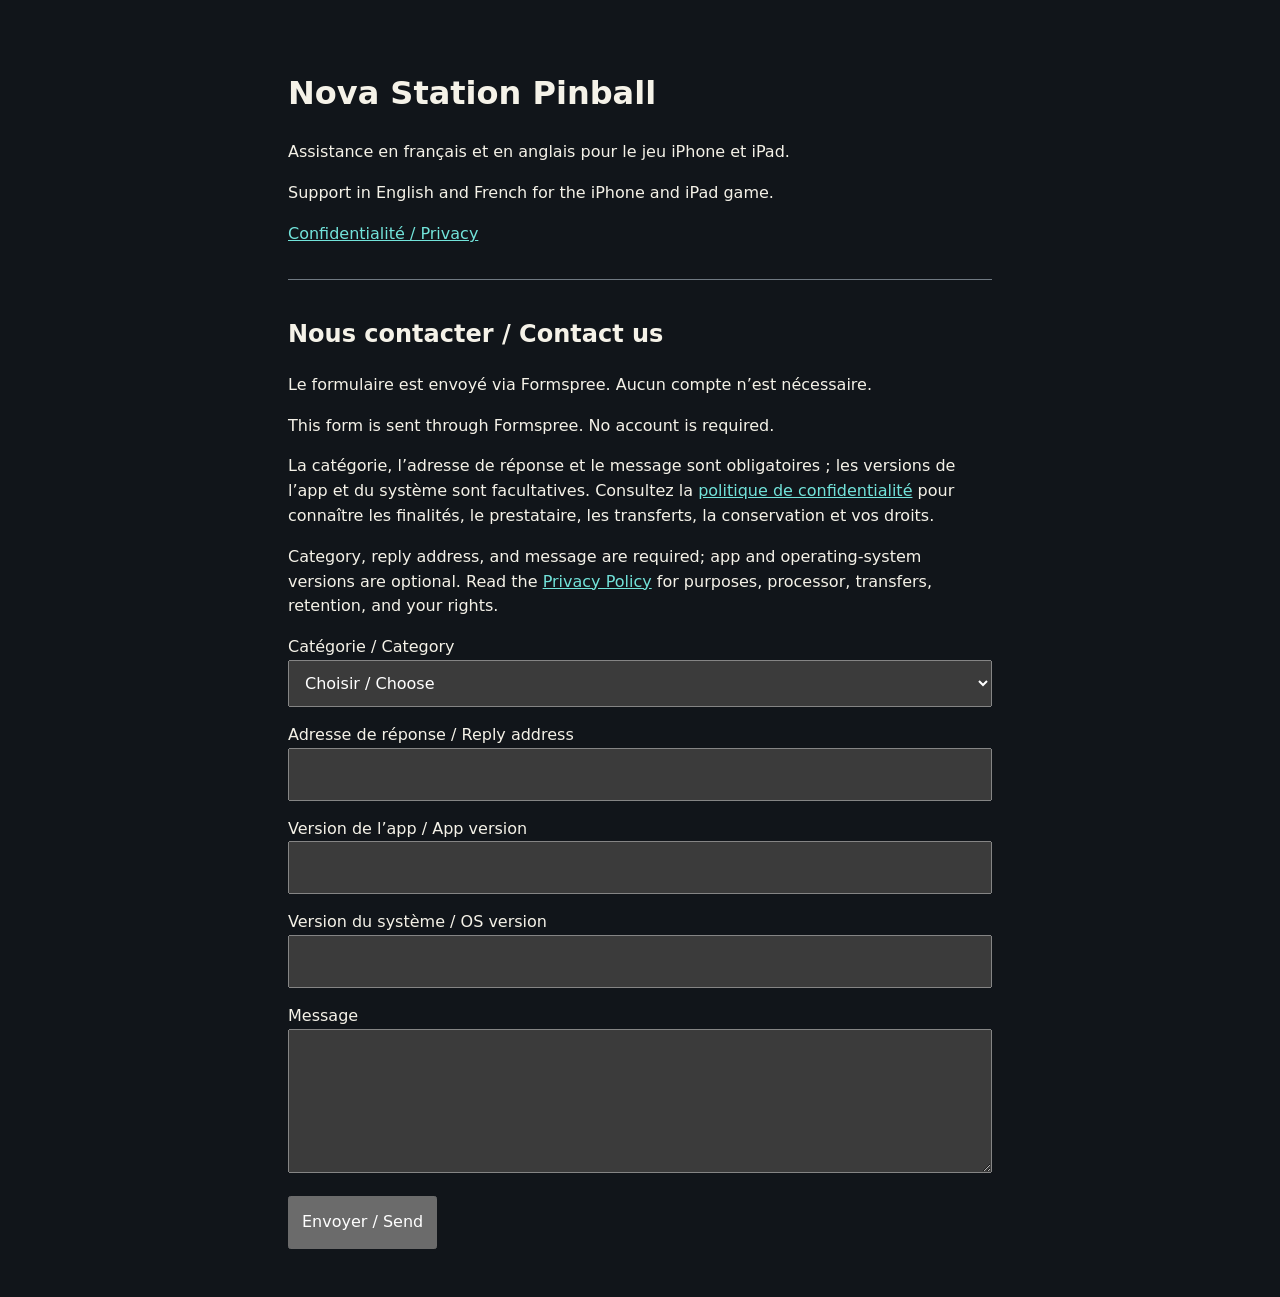
<file: docs/index.html>
<!doctype html>
<html lang="fr">
  <head>
    <meta charset="utf-8">
    <meta name="viewport" content="width=device-width, initial-scale=1">
    <title>Nova Station Pinball — Support</title>
    <style>
      :root { color-scheme: dark; font-family: system-ui, sans-serif; }
      body { margin: 0; background: #11151a; color: #f5f2e8; line-height: 1.55; }
      main { width: min(44rem, calc(100% - 2rem)); margin: 0 auto; padding: 3rem 0; }
      section { margin-top: 2rem; padding-top: 1rem; border-top: 1px solid #707982; }
      label { display: block; margin: 1rem 0; }
      input, select, textarea, button { box-sizing: border-box; width: 100%; padding: .75rem; font: inherit; }
      textarea { min-height: 9rem; }
      button { width: auto; cursor: pointer; }
      .honeypot { position: absolute; left: -10000px; }
      a { color: #72e3da; }
    </style>
  </head>
  <body>
    <main>
      <h1>Nova Station Pinball</h1>
      <p>Assistance en français et en anglais pour le jeu iPhone et iPad.</p>
      <p lang="en">Support in English and French for the iPhone and iPad game.</p>
      <p><a href="./privacy.html">Confidentialité / Privacy</a></p>
      <section id="contact" aria-labelledby="contact-title">
        <h2 id="contact-title">Nous contacter / Contact us</h2>
        <p>Le formulaire est envoyé via Formspree. Aucun compte n’est nécessaire.</p>
        <p lang="en">This form is sent through Formspree. No account is required.</p>
        <p>La catégorie, l’adresse de réponse et le message sont obligatoires ;
        les versions de l’app et du système sont facultatives. Consultez la
        <a href="./privacy.html">politique de confidentialité</a> pour connaître
        les finalités, le prestataire, les transferts, la conservation et vos droits.</p>
        <p lang="en">Category, reply address, and message are required; app and
        operating-system versions are optional. Read the
        <a href="./privacy.html">Privacy Policy</a> for purposes, processor,
        transfers, retention, and your rights.</p>
        <form action="https://formspree.io/f/mykqbyyw" method="post">
          <input type="hidden" name="app" value="Nova Station Pinball">
          <input type="hidden" name="_subject" value="Nova Station Pinball support">
          <label class="honeypot">Ne pas remplir / Leave empty <input type="text" name="_gotcha" tabindex="-1" autocomplete="off"></label>
          <label>Catégorie / Category
            <select name="category" required>
              <option value="">Choisir / Choose</option>
              <option value="gameplay">Jeu / Gameplay</option>
              <option value="accessibility">Accessibilité / Accessibility</option>
              <option value="purchase">Achat / Purchase</option>
              <option value="privacy">Confidentialité / Privacy</option>
              <option value="other">Autre / Other</option>
            </select>
          </label>
          <label>Adresse de réponse / Reply address <input type="email" name="email" autocomplete="email" required></label>
          <label>Version de l’app / App version <input name="app_version"></label>
          <label>Version du système / OS version <input name="os_version"></label>
          <label>Message <textarea name="message" required></textarea></label>
          <button type="submit">Envoyer / Send</button>
        </form>
      </section>
    </main>
  </body>
</html>
</file>
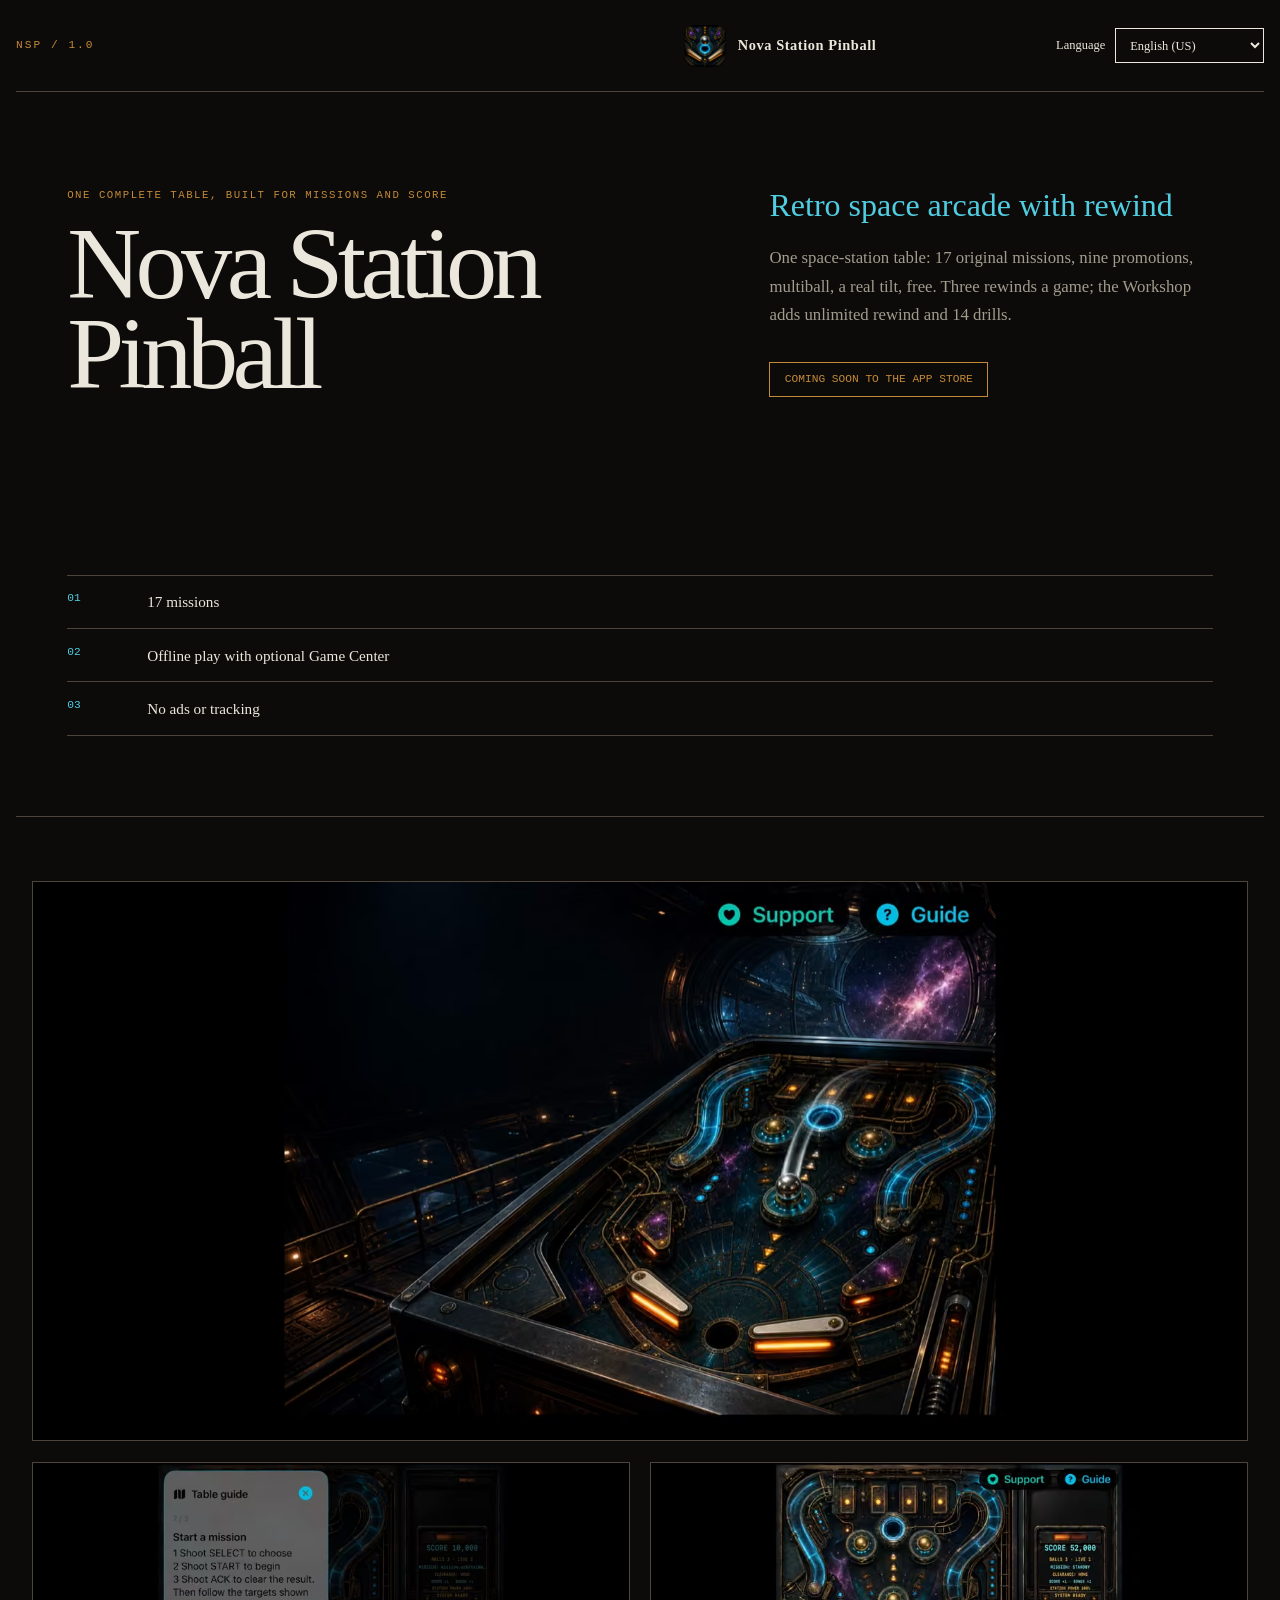
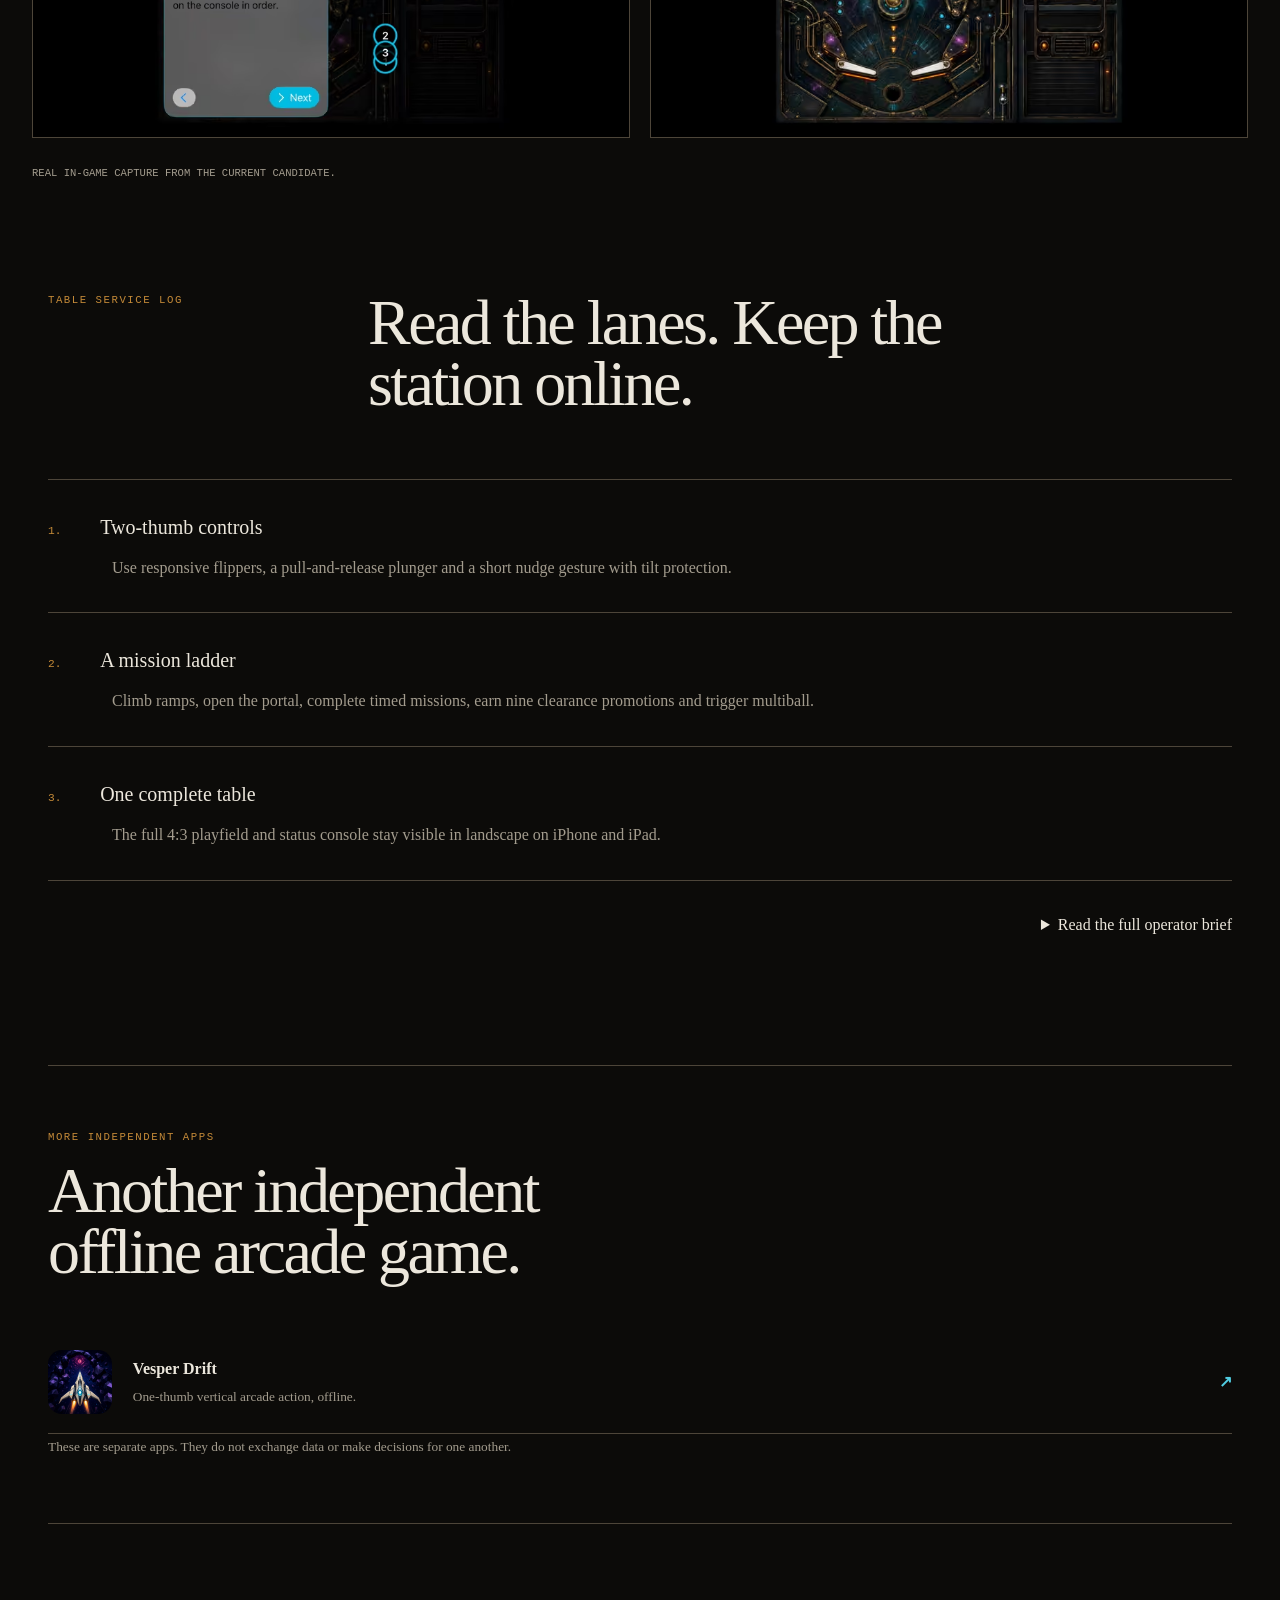
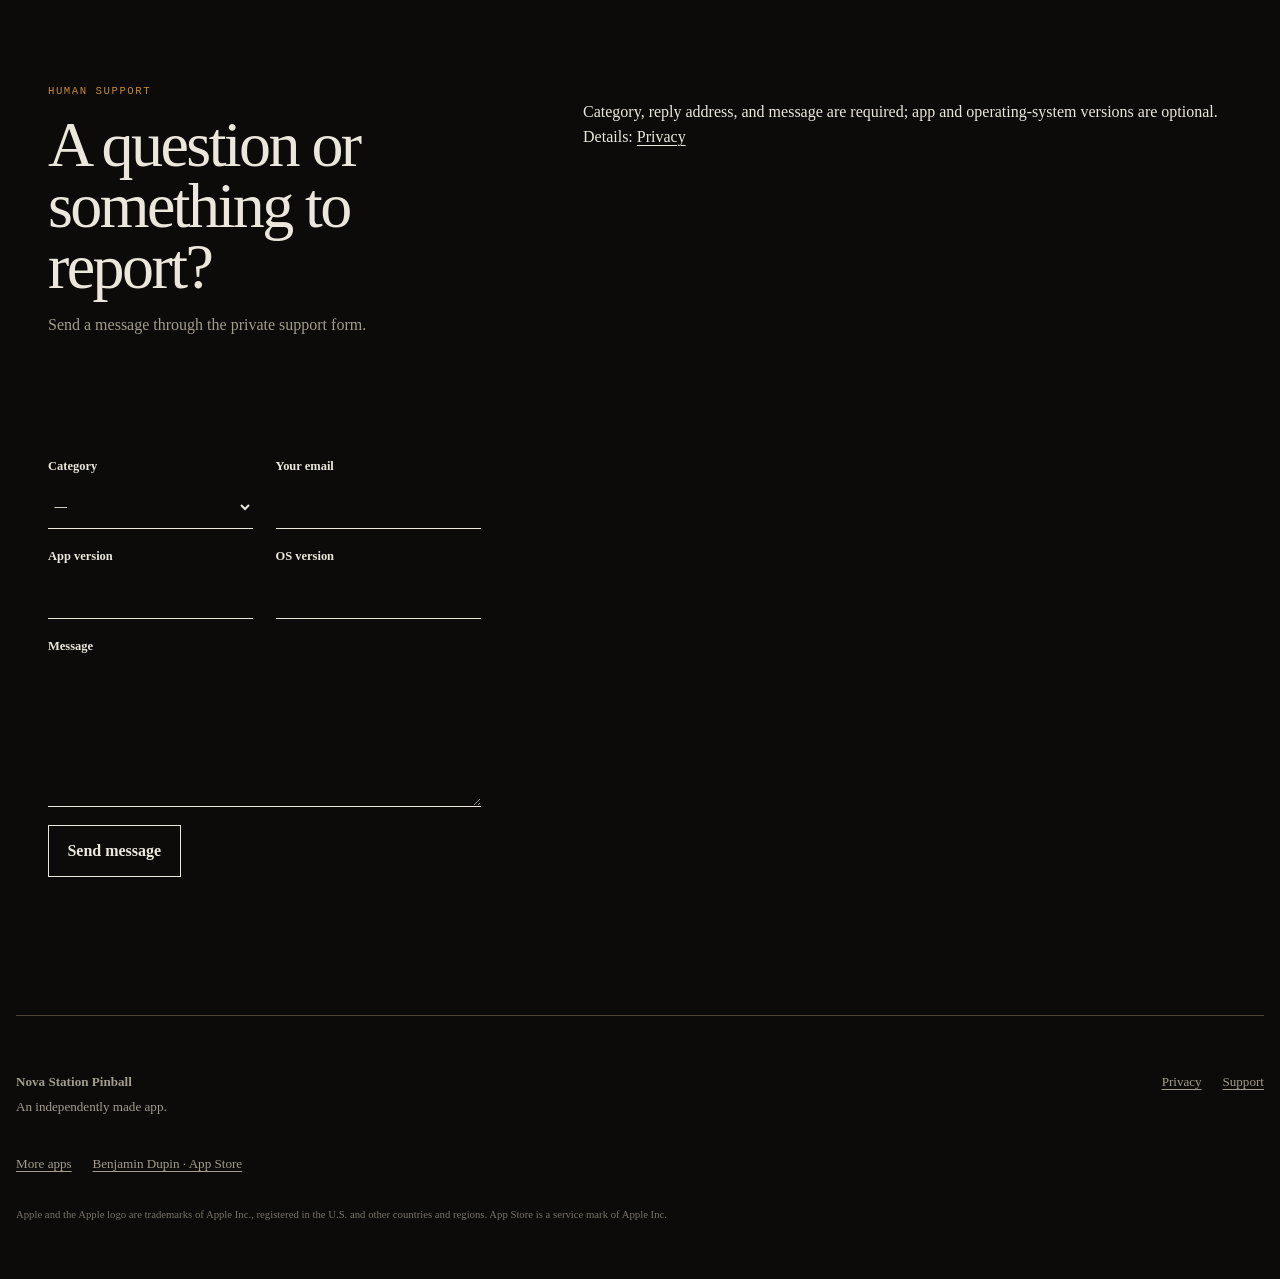
<file: site/index.html>
<!doctype html>
<html lang="en-US" dir="ltr" data-template-id="nova-machine-room-v1">
<head>
  <meta charset="utf-8">
  <meta name="viewport" content="width=device-width, initial-scale=1">
  <title>Nova Station Pinball — Retro space arcade with rewind</title>
  <meta name="description" content="One space-station table: 17 original missions, nine promotions, multiball, a real tilt, free. Three rewinds a game; the Workshop adds unlimited rewind and…">
  <meta name="theme-color" content="#FFC64C">
  <meta name="robots" content="index,follow,max-image-preview:large">
  <meta name="site-source-digest" content="8b519af05d6dafd3bb1398e31b514c1081a92ce31c4f76ff28c7d46640a3b412">
  <link rel="canonical" href="https://bnjdpn.github.io/NovaStationPinball/">
  <link rel="alternate" hreflang="en-US" href="https://bnjdpn.github.io/NovaStationPinball/"><link rel="alternate" hreflang="fr-FR" href="https://bnjdpn.github.io/NovaStationPinball/fr-FR/"><link rel="alternate" hreflang="en" href="https://bnjdpn.github.io/NovaStationPinball/"><link rel="alternate" hreflang="fr" href="https://bnjdpn.github.io/NovaStationPinball/fr-FR/">
  <link rel="alternate" hreflang="x-default" href="https://bnjdpn.github.io/NovaStationPinball/">
  <link rel="icon" href="assets/app-icon.png">
  <link rel="manifest" href="site.webmanifest">

  <link rel="stylesheet" href="assets/base.css">
  <link rel="stylesheet" href="assets/theme.css">
  <script type="application/ld+json">{"@context":"https://schema.org","@graph":[{"@type":"Person","@id":"https://bnjdpn.github.io/#benjamin-dupin","name":"Benjamin Dupin","url":"https://bnjdpn.github.io/","sameAs":["https://apps.apple.com/fr/developer/benjamin-dupin/id1871474236"]},{"@type":"WebSite","@id":"https://bnjdpn.github.io/NovaStationPinball/#website","url":"https://bnjdpn.github.io/NovaStationPinball/","name":"Nova Station Pinball","publisher":{"@id":"https://bnjdpn.github.io/#benjamin-dupin"}},{"@type":"SoftwareApplication","name":"Nova Station Pinball","description":"One space-station table: 17 original missions, nine promotions, multiball, a real tilt, free. Three rewinds a game; the Workshop adds unlimited rewind and…","url":"https://bnjdpn.github.io/NovaStationPinball/","image":"https://bnjdpn.github.io/NovaStationPinball/assets/shots/en-US/01-2868.webp","operatingSystem":"iOS","applicationCategory":"GameApplication","softwareVersion":"1.0","@id":"https://bnjdpn.github.io/NovaStationPinball/#software","author":{"@id":"https://bnjdpn.github.io/#benjamin-dupin"},"publisher":{"@id":"https://bnjdpn.github.io/#benjamin-dupin"},"inLanguage":"en-US"},{"@type":"WebPage","@id":"https://bnjdpn.github.io/NovaStationPinball/#webpage","url":"https://bnjdpn.github.io/NovaStationPinball/","name":"Nova Station Pinball — Retro space arcade with rewind","description":"One space-station table: 17 original missions, nine promotions, multiball, a real tilt, free. Three rewinds a game; the Workshop adds unlimited rewind and…","inLanguage":"en-US","isPartOf":{"@id":"https://bnjdpn.github.io/NovaStationPinball/#website"},"about":{"@id":"https://bnjdpn.github.io/NovaStationPinball/#software"},"author":{"@id":"https://bnjdpn.github.io/#benjamin-dupin"}}]}</script>
  <meta name="author" content="Benjamin Dupin">
  <link rel="author" href="https://apps.apple.com/fr/developer/benjamin-dupin/id1871474236">
  <meta property="og:type" content="website">
  <meta property="og:site_name" content="Nova Station Pinball">
  <meta property="og:locale" content="en_US">
  <meta property="og:locale:alternate" content="fr_FR">
  <meta property="og:title" content="Nova Station Pinball — Retro space arcade with rewind">
  <meta property="og:description" content="One space-station table: 17 original missions, nine promotions, multiball, a real tilt, free. Three rewinds a game; the Workshop adds unlimited rewind and…">
  <meta property="og:url" content="https://bnjdpn.github.io/NovaStationPinball/">
  <meta property="og:image" content="https://bnjdpn.github.io/NovaStationPinball/assets/social-card.jpg">
  <meta property="og:image:secure_url" content="https://bnjdpn.github.io/NovaStationPinball/assets/social-card.jpg">
  <meta property="og:image:type" content="image/jpeg">
  <meta property="og:image:width" content="1200">
  <meta property="og:image:height" content="630">
  <meta property="og:image:alt" content="Nova Station Pinball table in play, real in-game capture.">
  <meta name="twitter:card" content="summary_large_image">
  <meta name="twitter:title" content="Nova Station Pinball — Retro space arcade with rewind">
  <meta name="twitter:description" content="One space-station table: 17 original missions, nine promotions, multiball, a real tilt, free. Three rewinds a game; the Workshop adds unlimited rewind and…">
  <meta name="twitter:image" content="https://bnjdpn.github.io/NovaStationPinball/assets/social-card.jpg">
  <meta name="twitter:image:alt" content="Nova Station Pinball table in play, real in-game capture.">
</head>
<body>
  <a class="skip-link" href="#main">Skip to content</a>
  <header class="station-head">
    <p class="station-code">NSP / 1.0</p>
    <a class="brand" href="https://bnjdpn.github.io/NovaStationPinball/"><img src="assets/app-icon.png" width="42" height="42" alt=""><span>Nova Station Pinball</span></a>
    <label class="language-picker"><span>Language</span><select data-language-picker><option value="https://bnjdpn.github.io/NovaStationPinball/" selected>English (US)</option><option value="https://bnjdpn.github.io/NovaStationPinball/fr-FR/">Français (France)</option></select></label>
  </header>

  <main id="main" class="station-log">
    <section class="mission-sheet" aria-labelledby="hero-title">
      <div class="mission-title">
        <p class="eyebrow">One complete table, built for missions and score</p>
        <h1 id="hero-title">Nova Station Pinball</h1>
      </div>
      <div class="mission-brief">
        <p class="subtitle">Retro space arcade with rewind</p>
        <p class="hero-pitch">One space-station table: 17 original missions, nine promotions, multiball, a real tilt, free. Three rewinds a game; the Workshop adds unlimited rewind and 14 drills.</p>
        <p class="release-signal">Coming soon to the App Store</p>
      </div>
      <dl class="table-spec">
        <div><dt>01</dt><dd>17 missions</dd></div><div><dt>02</dt><dd>Offline play with optional Game Center</dd></div><div><dt>03</dt><dd>No ads or tracking</dd></div>
      </dl>
    </section>

    <div class="machine-bay">
      <figure class="table-plate table-plate--lead"><picture><source type="image/avif" srcset="assets/shots/en-US/01-860.avif 860w, assets/shots/en-US/01-1720.avif 1720w, assets/shots/en-US/01-2868.avif 2868w" sizes="(max-width: 1440px) 100vw, 94vw"><img src="assets/shots/en-US/01-2868.webp" srcset="assets/shots/en-US/01-860.webp 860w, assets/shots/en-US/01-1720.webp 1720w, assets/shots/en-US/01-2868.webp 2868w" sizes="(max-width: 1440px) 100vw, 94vw" width="2868" height="1320" alt="Nova Station Pinball — Product preview 1" decoding="async" fetchpriority="high"></picture></figure><figure class="table-plate"><picture><source type="image/avif" srcset="assets/shots/en-US/02-860.avif 860w, assets/shots/en-US/02-1720.avif 1720w, assets/shots/en-US/02-2868.avif 2868w" sizes="(max-width: 900px) 97vw, 738px"><img src="assets/shots/en-US/02-2868.webp" srcset="assets/shots/en-US/02-860.webp 860w, assets/shots/en-US/02-1720.webp 1720w, assets/shots/en-US/02-2868.webp 2868w" sizes="(max-width: 900px) 97vw, 738px" width="2868" height="1320" alt="Nova Station Pinball — Product preview 2" decoding="async" loading="lazy"></picture></figure><figure class="table-plate"><picture><source type="image/avif" srcset="assets/shots/en-US/03-860.avif 860w, assets/shots/en-US/03-1720.avif 1720w, assets/shots/en-US/03-2868.avif 2868w" sizes="(max-width: 900px) 97vw, 738px"><img src="assets/shots/en-US/03-2868.webp" srcset="assets/shots/en-US/03-860.webp 860w, assets/shots/en-US/03-1720.webp 1720w, assets/shots/en-US/03-2868.webp 2868w" sizes="(max-width: 900px) 97vw, 738px" width="2868" height="1320" alt="Nova Station Pinball — Product preview 3" decoding="async" loading="lazy"></picture></figure>
      <p class="machine-bay-note">Real in-game capture from the current candidate.</p>
    </div>


    <section id="field-manual" class="field-manual" aria-labelledby="manual-title">
      <header><p>Table service log</p><h2 id="manual-title">Read the lanes. Keep the station online.</h2></header>
      <ol>

        <li><h3>Two-thumb controls</h3><p>Use responsive flippers, a pull-and-release plunger and a short nudge gesture with tilt protection.</p></li>

        <li><h3>A mission ladder</h3><p>Climb ramps, open the portal, complete timed missions, earn nine clearance promotions and trigger multiball.</p></li>

        <li><h3>One complete table</h3><p>The full 4:3 playfield and status console stay visible in landscape on iPhone and iPad.</p></li>

      </ol>
      <details><summary>Read the full operator brief</summary><p>Learn one pinball table deeply — every ramp, lane, mission and multiball — the way arcade players once learned a real machine. Nova Station is that table: a retro-futuristic space station fighting to stay online.</p><p>Every launch begins with three balls and a clear objective: keep the station online. Chain bumper hits, climb the ramps, open the portal, complete timed missions, earn nine clearance promotions and trigger multiball. A precise deterministic simulation keeps every rebound, flipper strike, nudge and tilt consistent.</p><p>A FREE TABLE, ONE OPTIONAL PURCHASE; Free for everyone, with no limit on how much you play: the complete table, the 17 missions, the nine clearance promotions, multiball, tilt, the interactive guide, the local high scores, the Game Center leaderboard, three ball rewinds in every game and the replay of the ball you are playing, at normal speed or in slow motion. The Workshop is the only thing you can buy — a one-time purchase, never a subscription, nothing to renew and nothing to cancel.</p><p>BUILT FOR PINBALL; Responsive two-thumb flippers; Pull-and-release plunger; Short horizontal nudge gesture with tilt protection; Interactive guide for controls, mission lanes and progression targets; Missions, score multipliers, bonuses, extra balls and multiball; Local high scores saved on your device; Optional Game Center leaderboard</p><p>THE WORKSHOP; Because the simulation is strictly deterministic, Nova Station can put a lost ball back exactly where it was. The Workshop lifts the rewind limit: go back three seconds, five seconds or to the start of the ball as often as you want, with the table handed straight back to you at the instant you choose. It adds a replay that starts five seconds back instead of replaying the whole ball, and 14 shot drills that serve the ball from an identical position as many times as you like — each one keeping its own success rate and best streak on your device.</p><p>HONEST SCORES; Rewinding is assistance, so it is treated as such. Any game in which you rewind or replay a ball — the three free rewinds included — is ranked on a separate training board and is never sent to the Game Center leaderboard. Scores you have already set stay exactly as they are.</p><p>ONE COMPLETE TABLE; The full 4:3 table and its status console remain visible in landscape on both iPhone and iPad. Original raster artwork, sound and haptics create a tactile retro-PC atmosphere without copying another game’s identity.</p><p>PLAY ON YOUR TERMS; Nova Station Pinball works offline and requires no account. It contains no advertising and no tracking.</p><p>Available in English and French.</p></details>
    </section>


    <aside class="other-cabinet" aria-labelledby="other-title">
      <p>More independent apps</p>
      <h2 id="other-title">Another independent offline arcade game.</h2>

      <a href="https://bnjdpn.github.io/VesperDrift/"><img src="assets/apps/vesper.png" width="64" height="64" alt="" loading="lazy" decoding="async"><span><strong>Vesper Drift</strong><small>One-thumb vertical arcade action, offline.</small></span><b aria-hidden="true">↗</b></a>

      <small>These are separate apps. They do not exchange data or make decisions for one another.</small>
    </aside>


    <section id="contact" class="station-support" aria-labelledby="contact-title">
      <header><p>Human support</p><h2 id="contact-title">A question or something to report?</h2><p>Send a message through the private support form.</p></header>
      <p>Category, reply address, and message are required; app and operating-system versions are optional. Details: <a href="https://bnjdpn.github.io/NovaStationPinball/privacy.html">Privacy</a></p>
      <form class="support-form" action="https://formspree.io/f/mykqbyyw" method="POST" data-sending="Sending…" data-success="Message sent. Thank you." data-error="The message could not be sent. Please try again.">
        <input type="hidden" name="app" value="Nova Station Pinball"><input type="hidden" name="_subject" value="Nova Station Pinball support request">
        <label class="honeypot" aria-hidden="true">Leave empty<input type="text" name="_gotcha" tabindex="-1" autocomplete="off"></label>
        <label><span>Category</span><select name="category" required><option value="" selected disabled>—</option><option value="Question">Question</option><option value="Bug">Bug</option><option value="Accessibility">Accessibility</option><option value="Privacy">Privacy</option><option value="Other">Other</option></select></label>
        <label><span>Your email</span><input type="email" name="email" autocomplete="email" required></label>
        <label><span>App version</span><input type="text" name="app_version"></label>
        <label><span>OS version</span><input type="text" name="os_version"></label>
        <label class="message-field"><span>Message</span><textarea name="message" required></textarea></label>
        <button type="submit">Send message</button><p class="form-status" role="status" aria-live="polite"></p>
      </form>
    </section>
  </main>

  <footer class="station-footer">
    <div><strong>Nova Station Pinball</strong><p>An independently made app.</p></div>
    <nav aria-label="Legal links"><a href="https://bnjdpn.github.io/NovaStationPinball/privacy.html">Privacy</a><a href="#contact">Support</a></nav>
    <nav class="seo-author-links" data-portfolio-seo-links aria-label="More apps"><a href="https://bnjdpn.github.io/">More apps</a><a href="https://apps.apple.com/fr/developer/benjamin-dupin/id1871474236">Benjamin Dupin · App Store</a></nav>
<small class="trademark-notice">Apple and the Apple logo are trademarks of Apple Inc., registered in the U.S. and other countries and regions. App Store is a service mark of Apple Inc.</small>
  </footer>
  <script src="assets/site.js" defer></script>
</body>
</html>
</file>
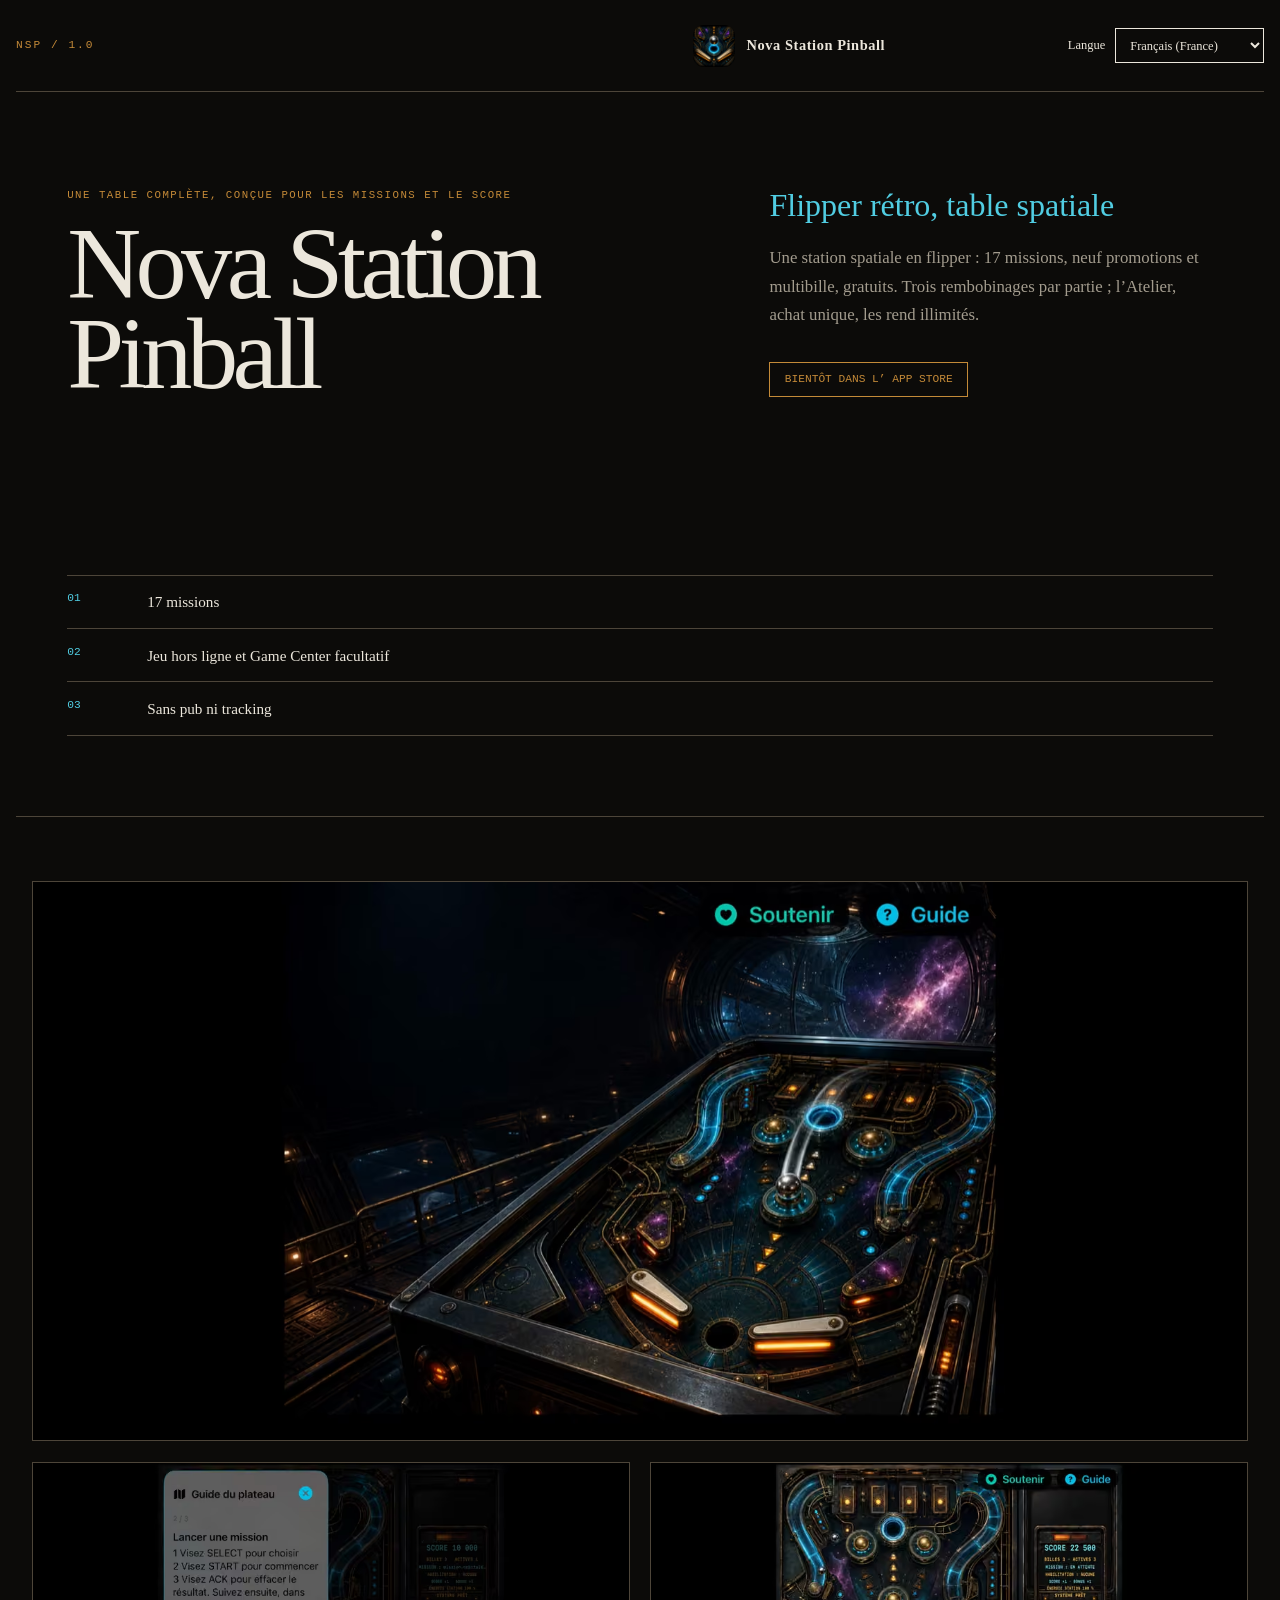
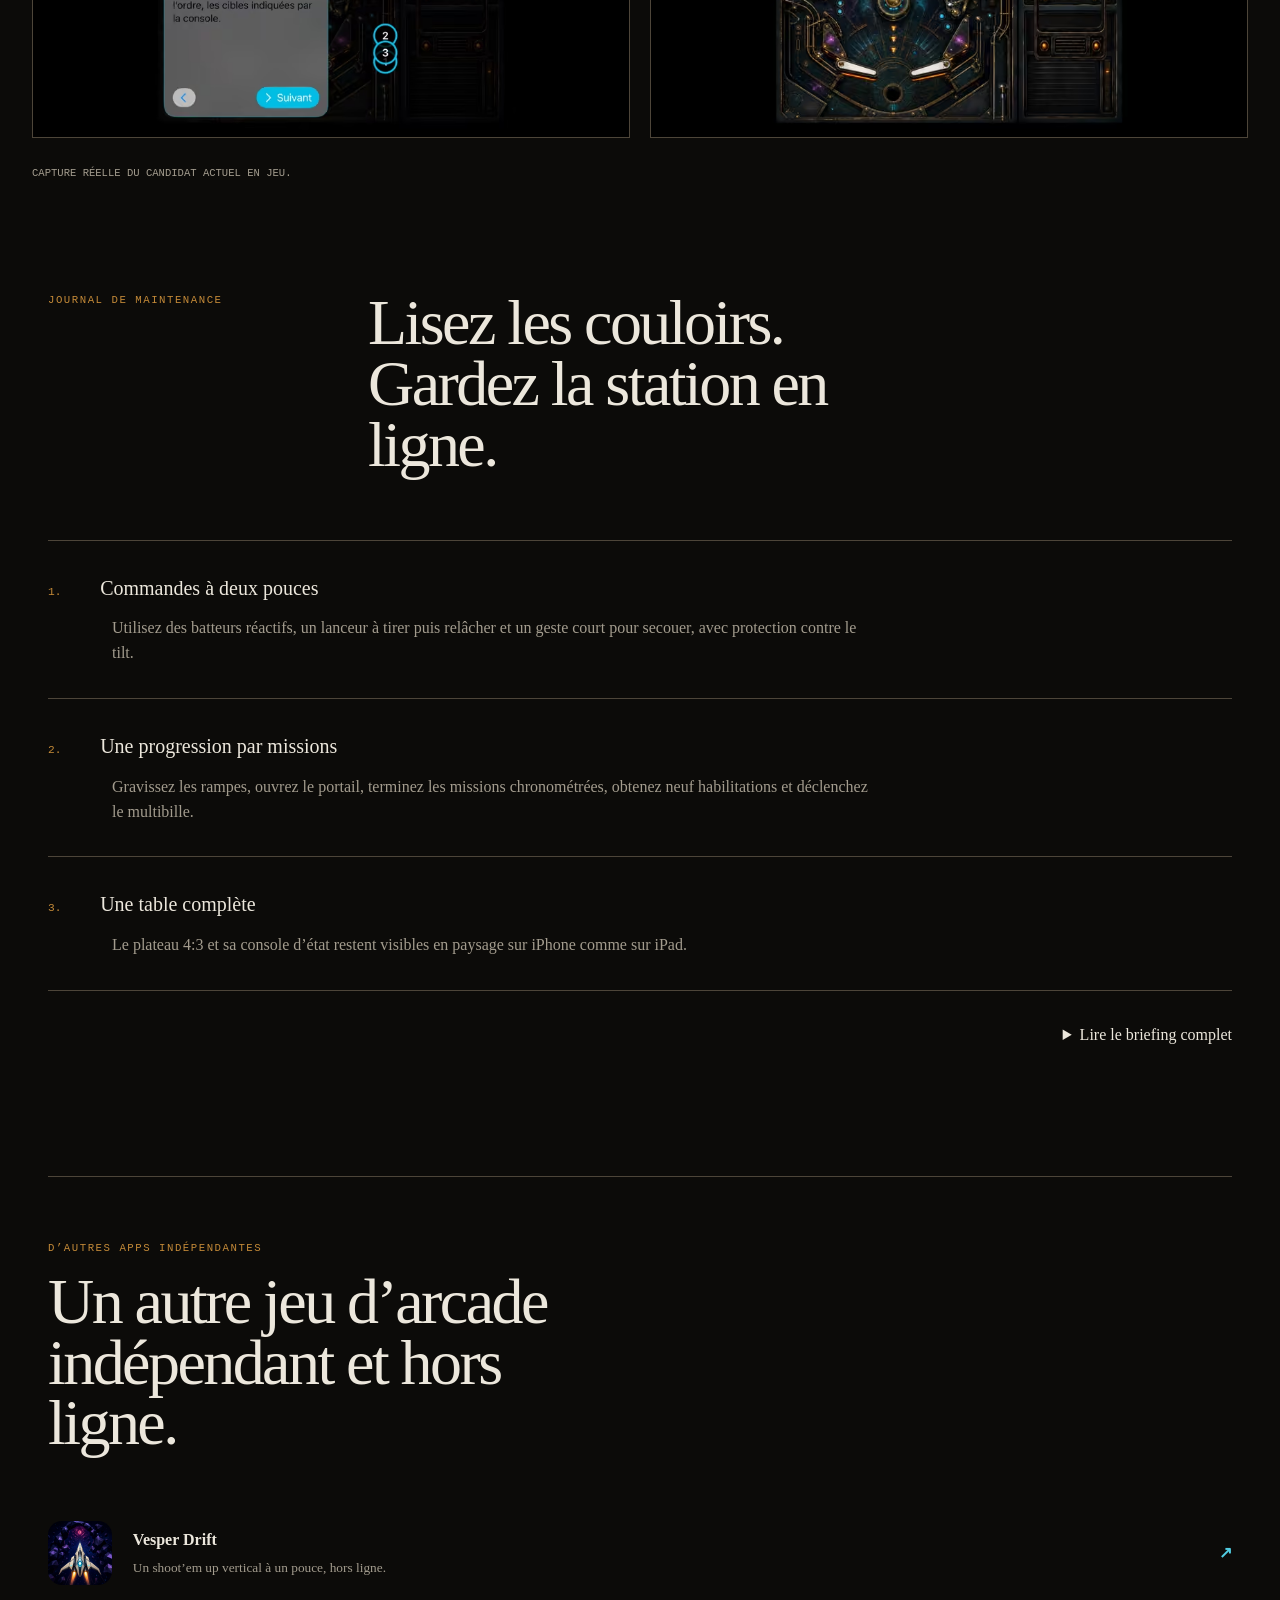
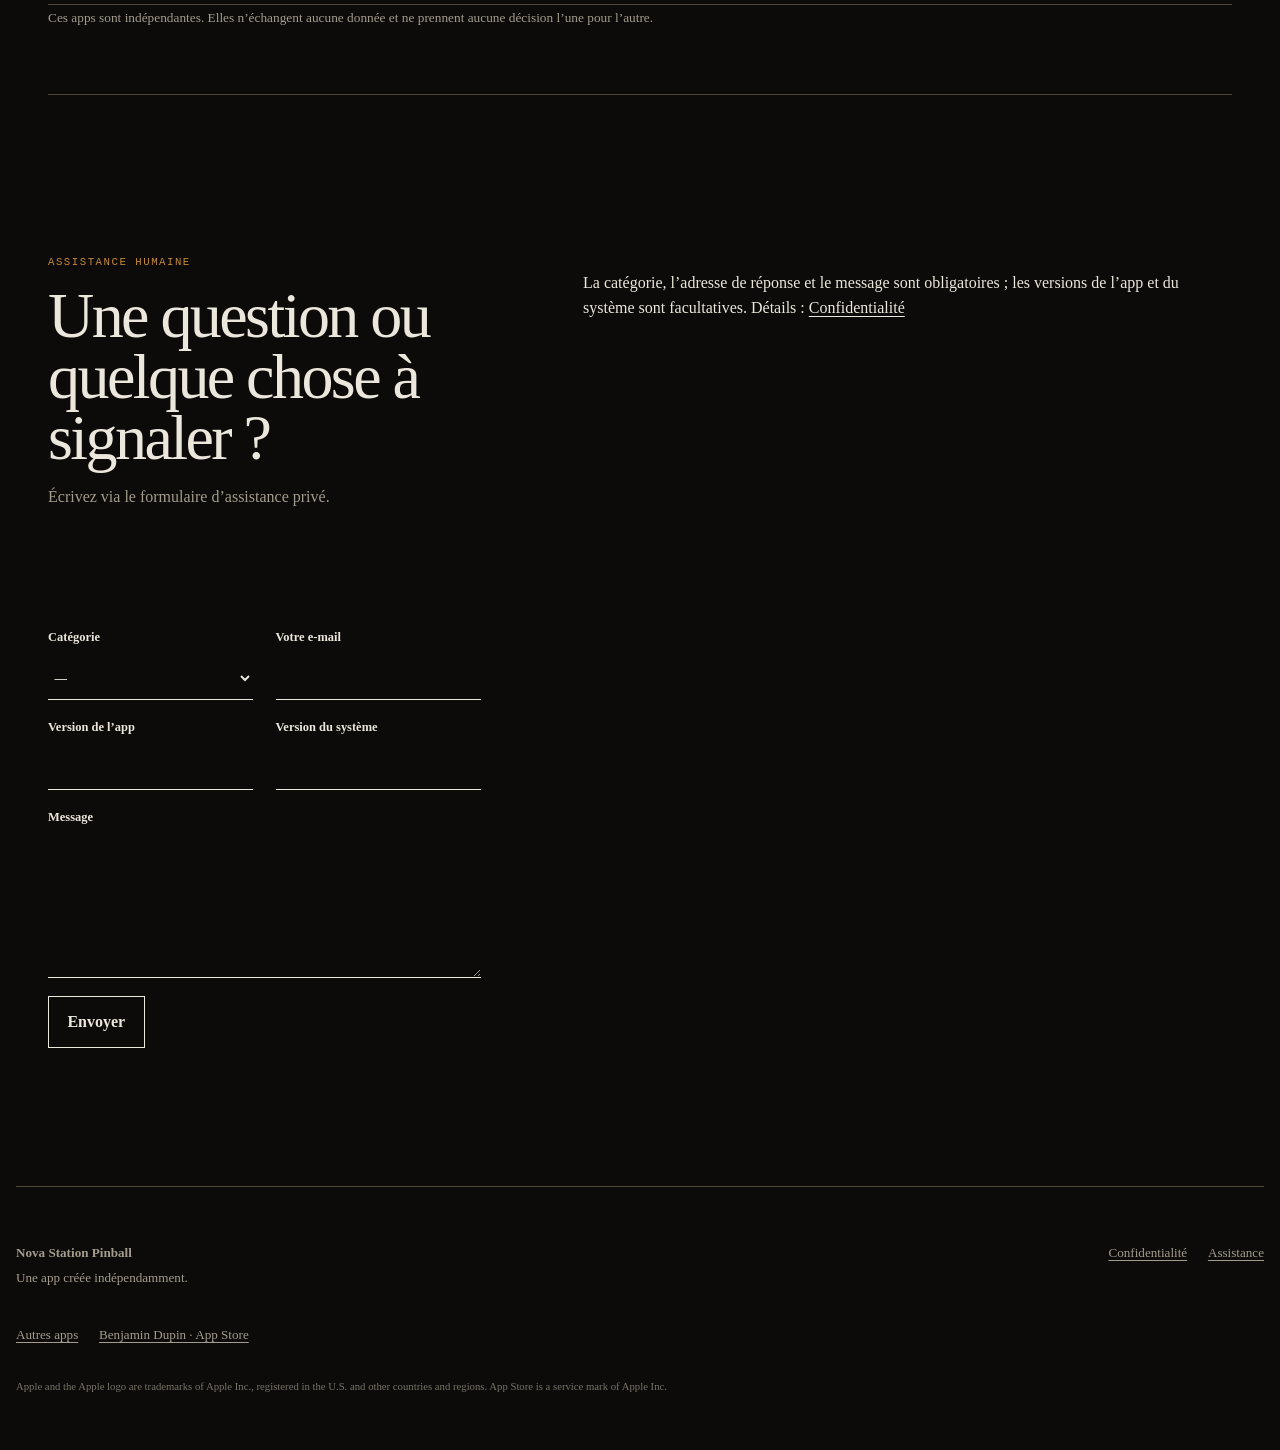
<file: site/fr-FR/index.html>
<!doctype html>
<html lang="fr-FR" dir="ltr" data-template-id="nova-machine-room-v1">
<head>
  <meta charset="utf-8">
  <meta name="viewport" content="width=device-width, initial-scale=1">
  <title>Nova Station Pinball — Flipper rétro, table spatiale</title>
  <meta name="description" content="Une station spatiale en flipper : 17 missions, neuf promotions et multibille, gratuits. Trois rembobinages par partie ; l’Atelier, achat unique, les rend…">
  <meta name="theme-color" content="#FFC64C">
  <meta name="robots" content="index,follow,max-image-preview:large">
  <meta name="site-source-digest" content="8b519af05d6dafd3bb1398e31b514c1081a92ce31c4f76ff28c7d46640a3b412">
  <link rel="canonical" href="https://bnjdpn.github.io/NovaStationPinball/fr-FR/">
  <link rel="alternate" hreflang="en-US" href="https://bnjdpn.github.io/NovaStationPinball/"><link rel="alternate" hreflang="fr-FR" href="https://bnjdpn.github.io/NovaStationPinball/fr-FR/"><link rel="alternate" hreflang="en" href="https://bnjdpn.github.io/NovaStationPinball/"><link rel="alternate" hreflang="fr" href="https://bnjdpn.github.io/NovaStationPinball/fr-FR/">
  <link rel="alternate" hreflang="x-default" href="https://bnjdpn.github.io/NovaStationPinball/">
  <link rel="icon" href="../assets/app-icon.png">
  <link rel="manifest" href="../site.webmanifest">

  <link rel="stylesheet" href="../assets/base.css">
  <link rel="stylesheet" href="../assets/theme.css">
  <script type="application/ld+json">{"@context":"https://schema.org","@graph":[{"@type":"Person","@id":"https://bnjdpn.github.io/#benjamin-dupin","name":"Benjamin Dupin","url":"https://bnjdpn.github.io/","sameAs":["https://apps.apple.com/fr/developer/benjamin-dupin/id1871474236"]},{"@type":"WebSite","@id":"https://bnjdpn.github.io/NovaStationPinball/#website","url":"https://bnjdpn.github.io/NovaStationPinball/","name":"Nova Station Pinball","publisher":{"@id":"https://bnjdpn.github.io/#benjamin-dupin"}},{"@type":"SoftwareApplication","name":"Nova Station Pinball","description":"Une station spatiale en flipper : 17 missions, neuf promotions et multibille, gratuits. Trois rembobinages par partie ; l’Atelier, achat unique, les rend…","url":"https://bnjdpn.github.io/NovaStationPinball/","image":"https://bnjdpn.github.io/NovaStationPinball/assets/shots/en-US/01-2868.webp","operatingSystem":"iOS","applicationCategory":"GameApplication","softwareVersion":"1.0","@id":"https://bnjdpn.github.io/NovaStationPinball/#software","author":{"@id":"https://bnjdpn.github.io/#benjamin-dupin"},"publisher":{"@id":"https://bnjdpn.github.io/#benjamin-dupin"},"inLanguage":"fr-FR"},{"@type":"WebPage","@id":"https://bnjdpn.github.io/NovaStationPinball/fr-FR/#webpage","url":"https://bnjdpn.github.io/NovaStationPinball/fr-FR/","name":"Nova Station Pinball — Flipper rétro, table spatiale","description":"Une station spatiale en flipper : 17 missions, neuf promotions et multibille, gratuits. Trois rembobinages par partie ; l’Atelier, achat unique, les rend…","inLanguage":"fr-FR","isPartOf":{"@id":"https://bnjdpn.github.io/NovaStationPinball/#website"},"about":{"@id":"https://bnjdpn.github.io/NovaStationPinball/#software"},"author":{"@id":"https://bnjdpn.github.io/#benjamin-dupin"}}]}</script>
  <meta name="author" content="Benjamin Dupin">
  <link rel="author" href="https://apps.apple.com/fr/developer/benjamin-dupin/id1871474236">
  <meta property="og:type" content="website">
  <meta property="og:site_name" content="Nova Station Pinball">
  <meta property="og:locale" content="fr_FR">
  <meta property="og:locale:alternate" content="en_US">
  <meta property="og:title" content="Nova Station Pinball — Flipper rétro, table spatiale">
  <meta property="og:description" content="Une station spatiale en flipper : 17 missions, neuf promotions et multibille, gratuits. Trois rembobinages par partie ; l’Atelier, achat unique, les rend…">
  <meta property="og:url" content="https://bnjdpn.github.io/NovaStationPinball/fr-FR/">
  <meta property="og:image" content="https://bnjdpn.github.io/NovaStationPinball/assets/social-card.jpg">
  <meta property="og:image:secure_url" content="https://bnjdpn.github.io/NovaStationPinball/assets/social-card.jpg">
  <meta property="og:image:type" content="image/jpeg">
  <meta property="og:image:width" content="1200">
  <meta property="og:image:height" content="630">
  <meta property="og:image:alt" content="Table de Nova Station Pinball en jeu, capture réelle.">
  <meta name="twitter:card" content="summary_large_image">
  <meta name="twitter:title" content="Nova Station Pinball — Flipper rétro, table spatiale">
  <meta name="twitter:description" content="Une station spatiale en flipper : 17 missions, neuf promotions et multibille, gratuits. Trois rembobinages par partie ; l’Atelier, achat unique, les rend…">
  <meta name="twitter:image" content="https://bnjdpn.github.io/NovaStationPinball/assets/social-card.jpg">
  <meta name="twitter:image:alt" content="Table de Nova Station Pinball en jeu, capture réelle.">
</head>
<body>
  <a class="skip-link" href="#main">Aller au contenu</a>
  <header class="station-head">
    <p class="station-code">NSP / 1.0</p>
    <a class="brand" href="https://bnjdpn.github.io/NovaStationPinball/"><img src="../assets/app-icon.png" width="42" height="42" alt=""><span>Nova Station Pinball</span></a>
    <label class="language-picker"><span>Langue</span><select data-language-picker><option value="https://bnjdpn.github.io/NovaStationPinball/">English (US)</option><option value="https://bnjdpn.github.io/NovaStationPinball/fr-FR/" selected>Français (France)</option></select></label>
  </header>

  <main id="main" class="station-log">
    <section class="mission-sheet" aria-labelledby="hero-title">
      <div class="mission-title">
        <p class="eyebrow">Une table complète, conçue pour les missions et le score</p>
        <h1 id="hero-title">Nova Station Pinball</h1>
      </div>
      <div class="mission-brief">
        <p class="subtitle">Flipper rétro, table spatiale</p>
        <p class="hero-pitch">Une station spatiale en flipper : 17 missions, neuf promotions et multibille, gratuits. Trois rembobinages par partie ; l’Atelier, achat unique, les rend illimités.</p>
        <p class="release-signal">Bientôt dans l’ App Store</p>
      </div>
      <dl class="table-spec">
        <div><dt>01</dt><dd>17 missions</dd></div><div><dt>02</dt><dd>Jeu hors ligne et Game Center facultatif</dd></div><div><dt>03</dt><dd>Sans pub ni tracking</dd></div>
      </dl>
    </section>

    <div class="machine-bay">
      <figure class="table-plate table-plate--lead"><picture><source type="image/avif" srcset="../assets/shots/fr-FR/01-860.avif 860w, ../assets/shots/fr-FR/01-1720.avif 1720w, ../assets/shots/fr-FR/01-2868.avif 2868w" sizes="(max-width: 1440px) 100vw, 94vw"><img src="../assets/shots/fr-FR/01-2868.webp" srcset="../assets/shots/fr-FR/01-860.webp 860w, ../assets/shots/fr-FR/01-1720.webp 1720w, ../assets/shots/fr-FR/01-2868.webp 2868w" sizes="(max-width: 1440px) 100vw, 94vw" width="2868" height="1320" alt="Nova Station Pinball — Aperçu du produit 1" decoding="async" fetchpriority="high"></picture></figure><figure class="table-plate"><picture><source type="image/avif" srcset="../assets/shots/fr-FR/02-860.avif 860w, ../assets/shots/fr-FR/02-1720.avif 1720w, ../assets/shots/fr-FR/02-2868.avif 2868w" sizes="(max-width: 900px) 97vw, 738px"><img src="../assets/shots/fr-FR/02-2868.webp" srcset="../assets/shots/fr-FR/02-860.webp 860w, ../assets/shots/fr-FR/02-1720.webp 1720w, ../assets/shots/fr-FR/02-2868.webp 2868w" sizes="(max-width: 900px) 97vw, 738px" width="2868" height="1320" alt="Nova Station Pinball — Aperçu du produit 2" decoding="async" loading="lazy"></picture></figure><figure class="table-plate"><picture><source type="image/avif" srcset="../assets/shots/fr-FR/03-860.avif 860w, ../assets/shots/fr-FR/03-1720.avif 1720w, ../assets/shots/fr-FR/03-2868.avif 2868w" sizes="(max-width: 900px) 97vw, 738px"><img src="../assets/shots/fr-FR/03-2868.webp" srcset="../assets/shots/fr-FR/03-860.webp 860w, ../assets/shots/fr-FR/03-1720.webp 1720w, ../assets/shots/fr-FR/03-2868.webp 2868w" sizes="(max-width: 900px) 97vw, 738px" width="2868" height="1320" alt="Nova Station Pinball — Aperçu du produit 3" decoding="async" loading="lazy"></picture></figure>
      <p class="machine-bay-note">Capture réelle du candidat actuel en jeu.</p>
    </div>


    <section id="field-manual" class="field-manual" aria-labelledby="manual-title">
      <header><p>Journal de maintenance</p><h2 id="manual-title">Lisez les couloirs. Gardez la station en ligne.</h2></header>
      <ol>

        <li><h3>Commandes à deux pouces</h3><p>Utilisez des batteurs réactifs, un lanceur à tirer puis relâcher et un geste court pour secouer, avec protection contre le tilt.</p></li>

        <li><h3>Une progression par missions</h3><p>Gravissez les rampes, ouvrez le portail, terminez les missions chronométrées, obtenez neuf habilitations et déclenchez le multibille.</p></li>

        <li><h3>Une table complète</h3><p>Le plateau 4:3 et sa console d’état restent visibles en paysage sur iPhone comme sur iPad.</p></li>

      </ol>
      <details><summary>Lire le briefing complet</summary><p>Apprenez une table de flipper à fond — chaque rampe, couloir, mission et multibille — comme on apprenait une vraie machine d’arcade. Nova Station est cette table : une station spatiale rétrofuturiste qui lutte pour rester en ligne.</p><p>Chaque partie commence avec trois billes et un objectif clair : maintenir la station en ligne. Enchaînez les bumpers, gravissez les rampes, ouvrez le portail, terminez les missions chronométrées, obtenez neuf promotions d’habilitation et déclenchez le multibille. Une simulation déterministe précise garantit des rebonds, frappes, secousses et tilts cohérents.</p><p>UNE TABLE GRATUITE, UN SEUL ACHAT FACULTATIF; Gratuit pour tout le monde, sans limite de nombre de parties : la table complète, les 17 missions, les neuf promotions d’habilitation, le multibille, le tilt, le guide interactif, les records locaux, le classement Game Center, trois rembobinages de bille à chaque partie et le revisionnage de la bille en cours, en vitesse normale ou au ralenti. L’Atelier est la seule chose que vous puissiez acheter : un achat unique, jamais un abonnement, rien à renouveler et rien à résilier.</p><p>PENSÉ POUR LE FLIPPER; Batteurs réactifs sous les deux pouces; Lanceur à tirer puis relâcher; Geste horizontal court pour secouer, avec protection contre le tilt; Guide interactif des contrôles, voies de mission et cibles de progression; Missions, multiplicateurs, bonus, billes supplémentaires et multibille; Records locaux enregistrés sur votre appareil; Classement Game Center facultatif</p><p>L’ATELIER; Parce que la simulation est strictement déterministe, Nova Station peut remettre une bille perdue exactement là où elle était. L’Atelier lève la limite de rembobinages : revenez trois secondes, cinq secondes ou au début de la bille autant de fois que vous voulez, la table vous étant rendue à l’instant exact de votre choix. Il ajoute le revisionnage des cinq dernières secondes, au lieu de revoir toute la bille, et 14 exercices de tir qui servent la bille depuis une position identique autant de fois que vous le souhaitez — chacun avec son taux de réussite et sa meilleure série, gardés sur votre appareil.</p><p>DES SCORES HONNÊTES; Rembobiner, c’est de l’assistance, et c’est traité comme tel : toute partie où vous rembobinez ou revoyez une bille — y compris avec les trois rembobinages offerts — est classée sur un tableau d’entraînement distinct et n’est jamais envoyée au classement Game Center. Les scores que vous avez déjà réalisés restent tels quels.</p><p>UNE TABLE COMPLÈTE; La table 4:3 et sa console d’état restent entièrement visibles en paysage sur iPhone comme sur iPad. Des illustrations bitmap, sons et vibrations originaux composent une ambiance rétro-PC tactile, avec une identité propre.</p><p>JOUEZ À VOTRE FAÇON; Nova Station Pinball fonctionne hors ligne et ne demande aucun compte. L’app ne contient ni publicité ni suivi.</p><p>Disponible en français et en anglais.</p></details>
    </section>


    <aside class="other-cabinet" aria-labelledby="other-title">
      <p>D’autres apps indépendantes</p>
      <h2 id="other-title">Un autre jeu d’arcade indépendant et hors ligne.</h2>

      <a href="https://bnjdpn.github.io/VesperDrift/"><img src="../assets/apps/vesper.png" width="64" height="64" alt="" loading="lazy" decoding="async"><span><strong>Vesper Drift</strong><small>Un shoot’em up vertical à un pouce, hors ligne.</small></span><b aria-hidden="true">↗</b></a>

      <small>Ces apps sont indépendantes. Elles n’échangent aucune donnée et ne prennent aucune décision l’une pour l’autre.</small>
    </aside>


    <section id="contact" class="station-support" aria-labelledby="contact-title">
      <header><p>Assistance humaine</p><h2 id="contact-title">Une question ou quelque chose à signaler ?</h2><p>Écrivez via le formulaire d’assistance privé.</p></header>
      <p>La catégorie, l’adresse de réponse et le message sont obligatoires ; les versions de l’app et du système sont facultatives. Détails : <a href="https://bnjdpn.github.io/NovaStationPinball/privacy.html">Confidentialité</a></p>
      <form class="support-form" action="https://formspree.io/f/mykqbyyw" method="POST" data-sending="Envoi…" data-success="Message envoyé. Merci." data-error="Le message n’a pas pu être envoyé. Réessayez.">
        <input type="hidden" name="app" value="Nova Station Pinball"><input type="hidden" name="_subject" value="Nova Station Pinball support request">
        <label class="honeypot" aria-hidden="true">Leave empty<input type="text" name="_gotcha" tabindex="-1" autocomplete="off"></label>
        <label><span>Catégorie</span><select name="category" required><option value="" selected disabled>—</option><option value="Question">Question</option><option value="Bug">Bug</option><option value="Accessibilité">Accessibilité</option><option value="Confidentialité">Confidentialité</option><option value="Autre">Autre</option></select></label>
        <label><span>Votre e-mail</span><input type="email" name="email" autocomplete="email" required></label>
        <label><span>Version de l’app</span><input type="text" name="app_version"></label>
        <label><span>Version du système</span><input type="text" name="os_version"></label>
        <label class="message-field"><span>Message</span><textarea name="message" required></textarea></label>
        <button type="submit">Envoyer</button><p class="form-status" role="status" aria-live="polite"></p>
      </form>
    </section>
  </main>

  <footer class="station-footer">
    <div><strong>Nova Station Pinball</strong><p>Une app créée indépendamment.</p></div>
    <nav aria-label="Liens juridiques"><a href="https://bnjdpn.github.io/NovaStationPinball/privacy.html">Confidentialité</a><a href="#contact">Assistance</a></nav>
    <nav class="seo-author-links" data-portfolio-seo-links aria-label="Autres apps"><a href="https://bnjdpn.github.io/">Autres apps</a><a href="https://apps.apple.com/fr/developer/benjamin-dupin/id1871474236">Benjamin Dupin · App Store</a></nav>
<small class="trademark-notice">Apple and the Apple logo are trademarks of Apple Inc., registered in the U.S. and other countries and regions. App Store is a service mark of Apple Inc.</small>
  </footer>
  <script src="../assets/site.js" defer></script>
</body>
</html>
</file>
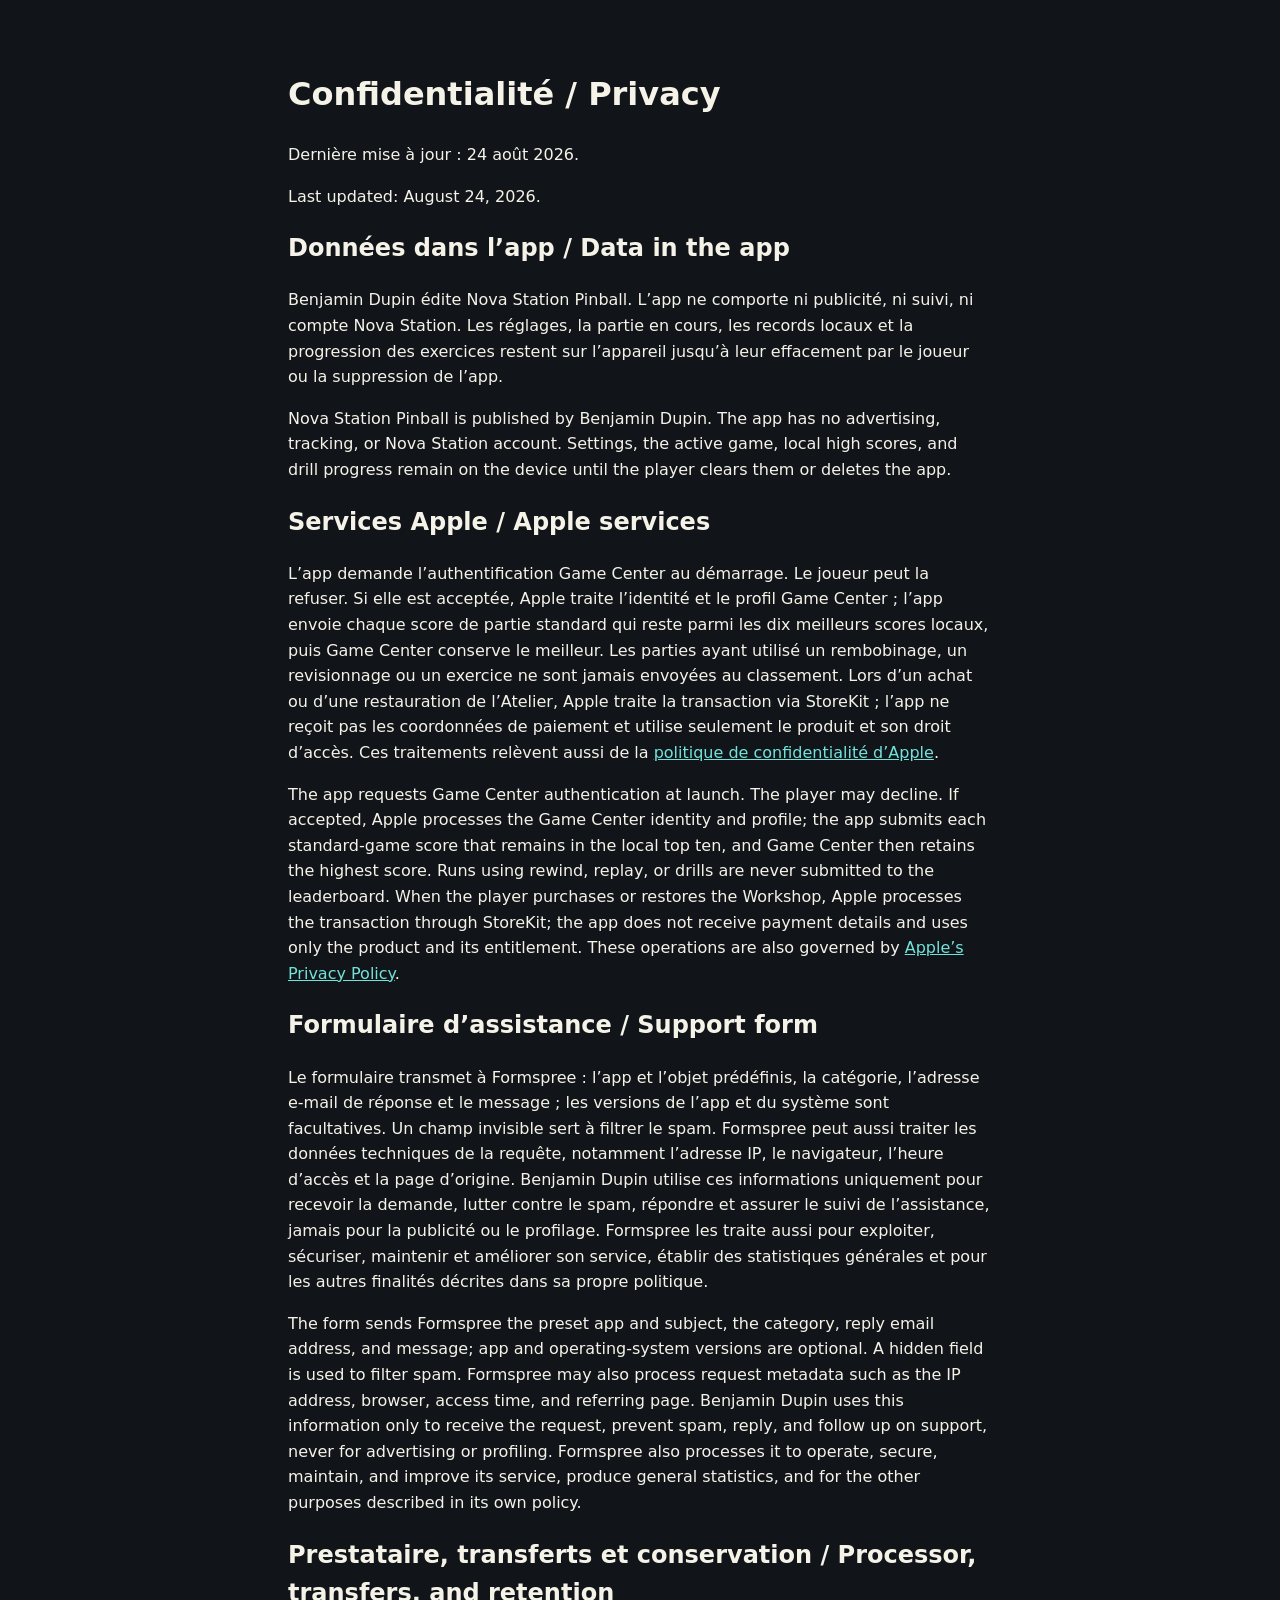
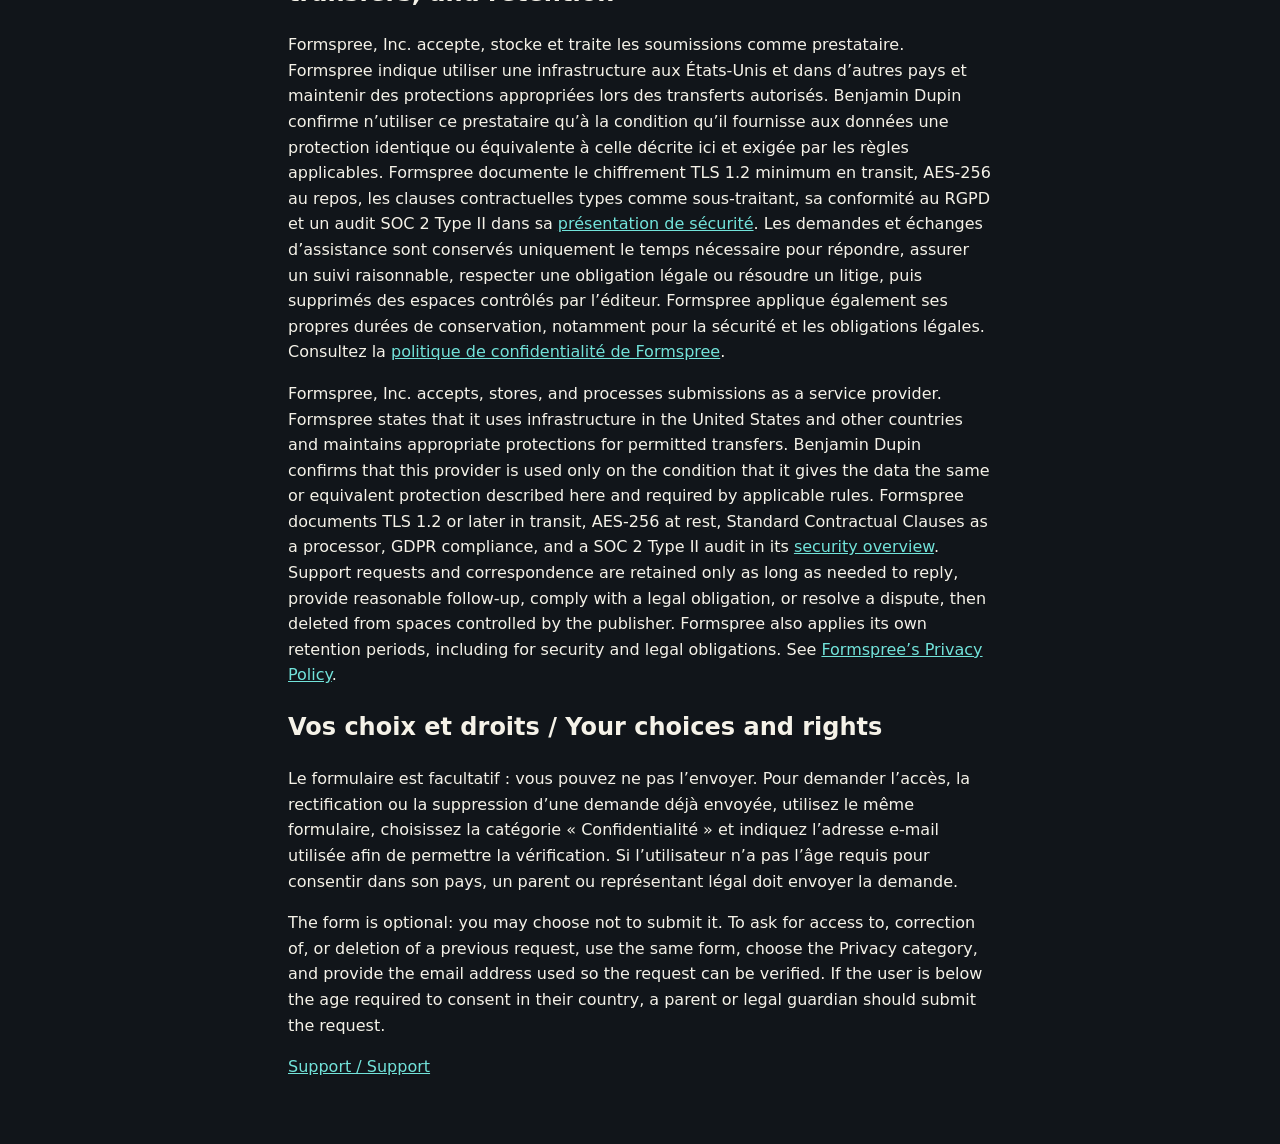
<file: docs/privacy.html>
<!doctype html>
<html lang="fr">
  <head>
    <meta charset="utf-8">
    <meta name="viewport" content="width=device-width, initial-scale=1">
    <title>Nova Station Pinball — Confidentialité</title>
    <style>
      :root { color-scheme: dark; font-family: system-ui, sans-serif; }
      body { margin: 0; background: #11151a; color: #f5f2e8; line-height: 1.6; }
      main { width: min(44rem, calc(100% - 2rem)); margin: 0 auto; padding: 3rem 0; }
      a { color: #72e3da; }
    </style>
  </head>
  <body>
    <main>
      <h1>Confidentialité / Privacy</h1>
      <p>Dernière mise à jour : 24 août 2026.</p>
      <p lang="en">Last updated: August 24, 2026.</p>

      <h2>Données dans l’app / Data in the app</h2>
      <p>Benjamin Dupin édite Nova Station Pinball. L’app ne comporte ni
      publicité, ni suivi, ni compte Nova Station. Les réglages, la partie en
      cours, les records locaux et la progression des exercices restent sur
      l’appareil jusqu’à leur effacement par le joueur ou la suppression de
      l’app.</p>
      <p lang="en">Nova Station Pinball is published by Benjamin Dupin. The app
      has no advertising, tracking, or Nova Station account. Settings, the active
      game, local high scores, and drill progress remain on the device until the
      player clears them or deletes the app.</p>

      <h2>Services Apple / Apple services</h2>
      <p>L’app demande l’authentification Game Center au démarrage. Le joueur peut
      la refuser. Si elle est acceptée, Apple traite l’identité et le profil Game
      Center ; l’app envoie chaque score de partie standard qui reste parmi les
      dix meilleurs scores locaux, puis Game Center conserve le meilleur.
      Les parties ayant utilisé un rembobinage, un revisionnage ou un exercice ne
      sont jamais envoyées au classement. Lors d’un achat ou d’une restauration
      de l’Atelier, Apple traite la transaction via StoreKit ; l’app ne reçoit
      pas les coordonnées de paiement et utilise seulement le produit et son
      droit d’accès. Ces traitements relèvent aussi de la
      <a href="https://www.apple.com/legal/privacy/">politique de confidentialité d’Apple</a>.</p>
      <p lang="en">The app requests Game Center authentication at launch. The
      player may decline. If accepted, Apple processes the Game Center identity
      and profile; the app submits each standard-game score that remains in the
      local top ten, and Game Center then retains the highest score.
      Runs using rewind, replay, or drills are never submitted to the leaderboard.
      When the player purchases or restores the Workshop, Apple processes the
      transaction through StoreKit; the app does not receive payment details and
      uses only the product and its entitlement. These operations are also
      governed by <a href="https://www.apple.com/legal/privacy/">Apple’s Privacy Policy</a>.</p>

      <h2>Formulaire d’assistance / Support form</h2>
      <p>Le formulaire transmet à Formspree : l’app et l’objet prédéfinis, la
      catégorie, l’adresse e-mail de réponse et le message ; les versions de
      l’app et du système sont facultatives. Un champ invisible sert à filtrer le
      spam. Formspree peut aussi traiter les données techniques de la requête,
      notamment l’adresse IP, le navigateur, l’heure d’accès et la page d’origine.
      Benjamin Dupin utilise ces informations uniquement pour recevoir la demande,
      lutter contre le spam, répondre et assurer le suivi de l’assistance, jamais
      pour la publicité ou le profilage. Formspree les traite aussi pour exploiter,
      sécuriser, maintenir et améliorer son service, établir des statistiques
      générales et pour les autres finalités décrites dans sa propre politique.</p>
      <p lang="en">The form sends Formspree the preset app and subject, the
      category, reply email address, and message; app and operating-system
      versions are optional. A hidden field is used to filter spam. Formspree may
      also process request metadata such as the IP address, browser, access time,
      and referring page. Benjamin Dupin uses this information only to receive
      the request, prevent spam, reply, and follow up on support, never for
      advertising or profiling. Formspree also processes it to operate, secure,
      maintain, and improve its service, produce general statistics, and for the
      other purposes described in its own policy.</p>

      <h2>Prestataire, transferts et conservation / Processor, transfers, and retention</h2>
      <p>Formspree, Inc. accepte, stocke et traite les soumissions comme
      prestataire. Formspree indique utiliser une infrastructure aux États-Unis
      et dans d’autres pays et maintenir des protections appropriées lors des
      transferts autorisés. Benjamin Dupin confirme n’utiliser ce prestataire
      qu’à la condition qu’il fournisse aux données une protection identique ou
      équivalente à celle décrite ici et exigée par les règles applicables.
      Formspree documente le chiffrement TLS 1.2 minimum en transit, AES-256 au
      repos, les clauses contractuelles types comme sous-traitant, sa conformité
      au RGPD et un audit SOC 2 Type II dans sa
      <a href="https://formspree.io/security/">présentation de sécurité</a>.
      Les demandes et échanges d’assistance sont conservés
      uniquement le temps nécessaire pour répondre, assurer un suivi raisonnable,
      respecter une obligation légale ou résoudre un litige, puis supprimés des
      espaces contrôlés par l’éditeur. Formspree applique également ses propres
      durées de conservation, notamment pour la sécurité et les obligations
      légales. Consultez la
      <a href="https://formspree.io/legal/privacy-policy/">politique de confidentialité de Formspree</a>.</p>
      <p lang="en">Formspree, Inc. accepts, stores, and processes submissions as
      a service provider. Formspree states that it uses infrastructure in the
      United States and other countries and maintains appropriate protections for
      permitted transfers. Benjamin Dupin confirms that this provider is used
      only on the condition that it gives the data the same or equivalent
      protection described here and required by applicable rules. Formspree
      documents TLS 1.2 or later in transit, AES-256 at rest, Standard Contractual
      Clauses as a processor, GDPR compliance, and a SOC 2 Type II audit in its
      <a href="https://formspree.io/security/">security overview</a>.
      Support requests and correspondence are retained only
      as long as needed to reply, provide reasonable follow-up, comply with a
      legal obligation, or resolve a dispute, then deleted from spaces controlled
      by the publisher. Formspree also applies its own retention periods,
      including for security and legal obligations. See
      <a href="https://formspree.io/legal/privacy-policy/">Formspree’s Privacy Policy</a>.</p>

      <h2>Vos choix et droits / Your choices and rights</h2>
      <p>Le formulaire est facultatif : vous pouvez ne pas l’envoyer. Pour demander
      l’accès, la rectification ou la suppression d’une demande déjà envoyée,
      utilisez le même formulaire, choisissez la catégorie « Confidentialité »
      et indiquez l’adresse e-mail utilisée afin de permettre la vérification. Si
      l’utilisateur n’a pas l’âge requis pour consentir dans son pays, un parent
      ou représentant légal doit envoyer la demande.</p>
      <p lang="en">The form is optional: you may choose not to submit it. To ask
      for access to, correction of, or deletion of a previous request, use the
      same form, choose the Privacy category, and provide the email address used
      so the request can be verified. If the user is below the age required to
      consent in their country, a parent or legal guardian should submit the
      request.</p>
      <p><a href="./#contact">Support / Support</a></p>
    </main>
  </body>
</html>
</file>
<file: site/assets/base.css>
* { box-sizing: border-box; }
html { scroll-behavior: smooth; }
body { margin: 0; min-width: 320px; font-family: var(--font-body, ui-sans-serif, system-ui, sans-serif); background: var(--page); color: var(--ink); line-height: 1.55; text-rendering: optimizeLegibility; }
img { display: block; max-width: 100%; height: auto; }
a { color: inherit; text-decoration-thickness: .08em; text-underline-offset: .2em; }
button, input, textarea, select { font: inherit; }
button, a, select, input, textarea { -webkit-tap-highlight-color: transparent; }
:focus-visible { outline: 3px solid var(--focus, #0866ff); outline-offset: 4px; }
.skip-link { position: fixed; z-index: 100; inset: 12px auto auto 12px; padding: 10px 14px; background: #fff; color: #111; transform: translateY(-160%); }
.skip-link:focus { transform: none; }
.brand { display: inline-flex; align-items: center; gap: .75rem; width: fit-content; font-weight: 750; text-decoration: none; }
.brand img { width: 42px; height: 42px; border-radius: 11px; }
.language-picker { display: inline-flex; align-items: center; gap: .6rem; font-size: .78rem; }
.language-picker select { max-width: 175px; padding: .55rem 1.8rem .55rem .65rem; border: 1px solid currentColor; border-radius: 0; background: transparent; color: inherit; }
.language-picker option { color: #111; background: #fff; }
.app-store-action { display: inline-flex; padding: 10px; line-height: 0; }
.app-store-action img { width: auto; height: 40px; }
.app-store-action:focus-visible { outline-offset: 1px; }
.support-form { display: grid; grid-template-columns: 1fr 1fr; gap: 1.1rem 1.4rem; }
.support-form label { display: grid; gap: .45rem; font-size: .78rem; font-weight: 700; }
.support-form input, .support-form select, .support-form textarea { width: 100%; padding: .8rem .15rem; border: 0; border-bottom: 1px solid currentColor; border-radius: 0; background: transparent; color: inherit; }
.support-form textarea { min-height: 9rem; resize: vertical; }
.support-form .message-field, .support-form button, .form-status { grid-column: 1 / -1; }
.support-form button { width: fit-content; padding: .8rem 1.15rem; border: 1px solid currentColor; border-radius: 0; background: transparent; color: inherit; font-weight: 800; cursor: pointer; }
.support-form button:disabled { opacity: .55; cursor: wait; }
.form-status { min-height: 1.5em; margin: 0; }
.honeypot { position: absolute !important; left: -10000px !important; width: 1px !important; height: 1px !important; overflow: hidden !important; }
.trademark-notice { display: block; max-width: 70rem; font-size: .67rem; line-height: 1.5; opacity: .72; }
.not-found { width: min(100% - 2rem, 48rem); min-height: 100svh; margin-inline: auto; display: grid; align-content: center; gap: 1rem; }
.not-found p { max-width: 42rem; margin: 0; }
.not-found .error-code { font: 700 .72rem/1 ui-monospace, SFMono-Regular, Menlo, monospace; letter-spacing: .14em; }
.not-found h1 { max-width: 14ch; margin: 0; font-size: clamp(3rem, 9vw, 7rem); line-height: .9; }
.not-found a { width: fit-content; margin-top: 1rem; font-weight: 800; }
@media (max-width: 620px) {
  .brand span { display: none; }
  .language-picker > span { position: absolute; width: 1px; height: 1px; margin: -1px; padding: 0; overflow: hidden; border: 0; white-space: nowrap; }
  .support-form { grid-template-columns: 1fr; }
  .support-form .message-field, .support-form button, .form-status { grid-column: 1; }
}
@media (prefers-reduced-motion: reduce) {
  html { scroll-behavior: auto; }
  * { animation-duration: .01ms !important; animation-iteration-count: 1 !important; transition-duration: .01ms !important; }
}
</file>
<file: site/assets/theme.css>
:root { color-scheme: dark; --page: #0c0b09; --ink: #ece7dc; --muted: #a39c8e; --line: #4d4539; --focus: #51cde2; --brass: #c48a38; --cyan: #51cde2; }
body { font-family: Georgia, "Times New Roman", serif; }
.station-head { width: min(100% - 2rem, 92rem); margin-inline: auto; min-height: 92px; display: grid; grid-template-columns: 1fr 1fr auto; gap: 2rem; align-items: center; border-bottom: 1px solid var(--line); }
.station-code { margin: 0; color: var(--brass); font: .7rem/1 ui-monospace, SFMono-Regular, Menlo, monospace; letter-spacing: .18em; }
.station-head .brand { justify-self: center; font-size: .9rem; letter-spacing: .04em; }
.station-log { width: min(100% - 2rem, 92rem); margin-inline: auto; }
/* Table paysage : captures de jeu reelles au ratio natif, jamais recadrees. */
.machine-bay { width: min(100% - 2rem, 92rem); margin: 4rem auto 0; display: grid; grid-template-columns: repeat(2, 1fr); gap: clamp(.7rem, 1.6vw, 1.4rem); }
.table-plate { margin: 0; }
.table-plate--lead { grid-column: 1 / -1; }
.machine-bay picture { display: block; }
.machine-bay img { width: 100%; height: auto; border: 1px solid var(--line); }
.machine-bay-note { grid-column: 1 / -1; margin: .5rem 0 0; color: var(--muted); font: .66rem/1.4 ui-monospace, SFMono-Regular, Menlo, monospace; text-transform: uppercase; }
.mission-sheet { display: grid; grid-template-columns: 1.15fr .85fr; gap: clamp(3rem, 8vw, 9rem); padding: 6rem 4vw 5rem; border-bottom: 1px solid var(--line); }
.eyebrow, .field-manual header p, .other-cabinet > p, .station-support header > p:first-child { margin: 0 0 1rem; color: var(--brass); font: .67rem/1.4 ui-monospace, SFMono-Regular, Menlo, monospace; letter-spacing: .14em; text-transform: uppercase; }
h1 { max-width: 11ch; margin: 0; font-size: clamp(3.5rem, 8vw, 8rem); font-weight: 500; letter-spacing: -.055em; line-height: .88; }
.mission-brief { align-self: end; }
.subtitle { margin: 0 0 1.3rem; color: var(--cyan); font-size: clamp(1.35rem, 2.5vw, 2.2rem); line-height: 1.1; }
.hero-pitch { max-width: 35rem; color: var(--muted); font-size: 1.05rem; line-height: 1.7; }
.release-signal { width: fit-content; margin-top: 2rem; padding: .7rem .9rem; border: 1px solid var(--brass); color: var(--brass); font: .7rem/1 ui-monospace, SFMono-Regular, Menlo, monospace; text-transform: uppercase; }
.table-spec { grid-column: 1 / -1; margin: 4rem 0 0; border-top: 1px solid var(--line); }
.table-spec div { display: grid; grid-template-columns: 5rem 1fr; padding: .9rem 0; border-bottom: 1px solid var(--line); }
.table-spec dt { color: var(--cyan); font: .7rem/1.5 ui-monospace, SFMono-Regular, Menlo, monospace; }.table-spec dd { margin: 0; font-size: .95rem; }
.field-manual { width: min(100%, 74rem); margin: 7rem auto 0; }
.field-manual > header { display: grid; grid-template-columns: .5fr 1.5fr; gap: 2rem; }
.field-manual h2, .other-cabinet h2, .station-support h2 { max-width: 18ch; margin: 0; font-size: clamp(2.2rem, 5vw, 4.8rem); font-weight: 500; letter-spacing: -.04em; line-height: .95; }
.field-manual ol { margin: 4rem 0 0; padding: 0; list-style-position: inside; border-top: 1px solid var(--line); }
.field-manual li { padding: 2rem 0; border-bottom: 1px solid var(--line); }
.field-manual li::marker { color: var(--brass); font: .7rem ui-monospace, SFMono-Regular, Menlo, monospace; }
.field-manual h3 { display: inline; margin: 0 0 0 2rem; font-size: 1.25rem; font-weight: 500; }
.field-manual li p { max-width: 48rem; margin: .8rem 0 0 4rem; color: var(--muted); }
.field-manual details { max-width: 48rem; margin: 2rem 0 0 auto; color: var(--muted); }.field-manual summary { width: fit-content; margin-left: auto; color: var(--ink); cursor: pointer; }
.other-cabinet { width: min(100%, 74rem); margin: 8rem auto 0; padding: 4rem 0; border-top: 1px solid var(--line); border-bottom: 1px solid var(--line); }
.other-cabinet > a { margin-top: 3rem; display: grid; grid-template-columns: auto 1fr auto; gap: 1.3rem; align-items: center; padding: 1.2rem 0; text-decoration: none; border-bottom: 1px solid var(--line); }
.other-cabinet a img { border-radius: 14px; }.other-cabinet a span { display: grid; gap: .3rem; }.other-cabinet a small, .other-cabinet > small { color: var(--muted); }.other-cabinet a b { color: var(--cyan); }
.station-support { width: min(100%, 74rem); margin: 4rem auto 0; padding: 6rem 0; display: grid; grid-template-columns: .8fr 1.2fr; gap: clamp(3rem, 8vw, 8rem); }.station-support header > p:last-child { color: var(--muted); }
.station-footer { width: min(100% - 2rem, 92rem); min-height: 200px; margin-inline: auto; padding: 3.5rem 0; display: grid; grid-template-columns: 1fr auto; gap: 2rem; border-top: 1px solid var(--line); color: var(--muted); font-size: .82rem; }.station-footer p { margin: .3rem 0; }.station-footer nav { display: flex; gap: 1.3rem; }.station-footer .trademark-notice { grid-column: 1 / -1; }
@media (max-width: 800px) {
  .station-head { grid-template-columns: 1fr auto; }.station-code { display: none; }.station-head .brand { justify-self: start; }
  .mission-sheet { grid-template-columns: 1fr; padding-inline: 0; }.table-spec { grid-column: 1; }
  .field-manual > header, .station-support { grid-template-columns: 1fr; }
}
@media (max-width: 560px) {
  .mission-sheet { padding-top: 4rem; }.field-manual li p { margin-left: 0; }.field-manual h3 { margin-left: 1rem; }
  .station-footer { grid-template-columns: 1fr; }.station-footer .trademark-notice { grid-column: 1; }
}
@media (max-width: 900px) {
  .machine-bay { grid-template-columns: 1fr; }
}
</file>
